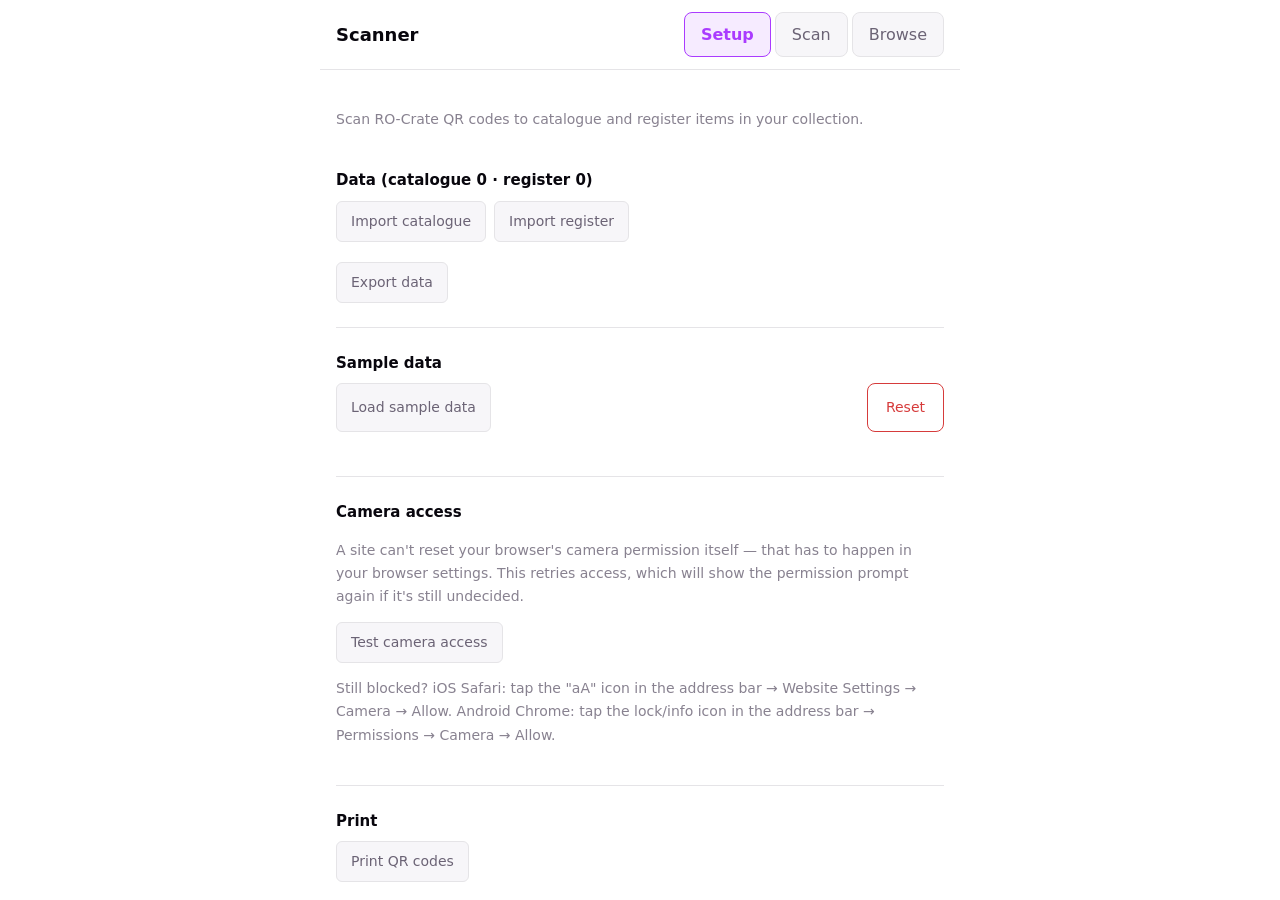
<file: index.html>
<!doctype html>
<html lang="en">
  <head>
    <meta charset="UTF-8" />
    <link rel="icon" type="image/svg+xml" href="./favicon.svg" />
    <meta name="viewport" content="width=device-width, initial-scale=1.0, viewport-fit=cover" />
    <meta name="theme-color" content="#ffffff" media="(prefers-color-scheme: light)" />
    <meta name="theme-color" content="#16171d" media="(prefers-color-scheme: dark)" />
    <title>Collection Scanner</title>
    <link rel="stylesheet" href="./styles.css" />
  </head>
  <body>
    <div id="root"></div>
    <script type="module" src="./src/main.js"></script>
  </body>
</html>
</file>
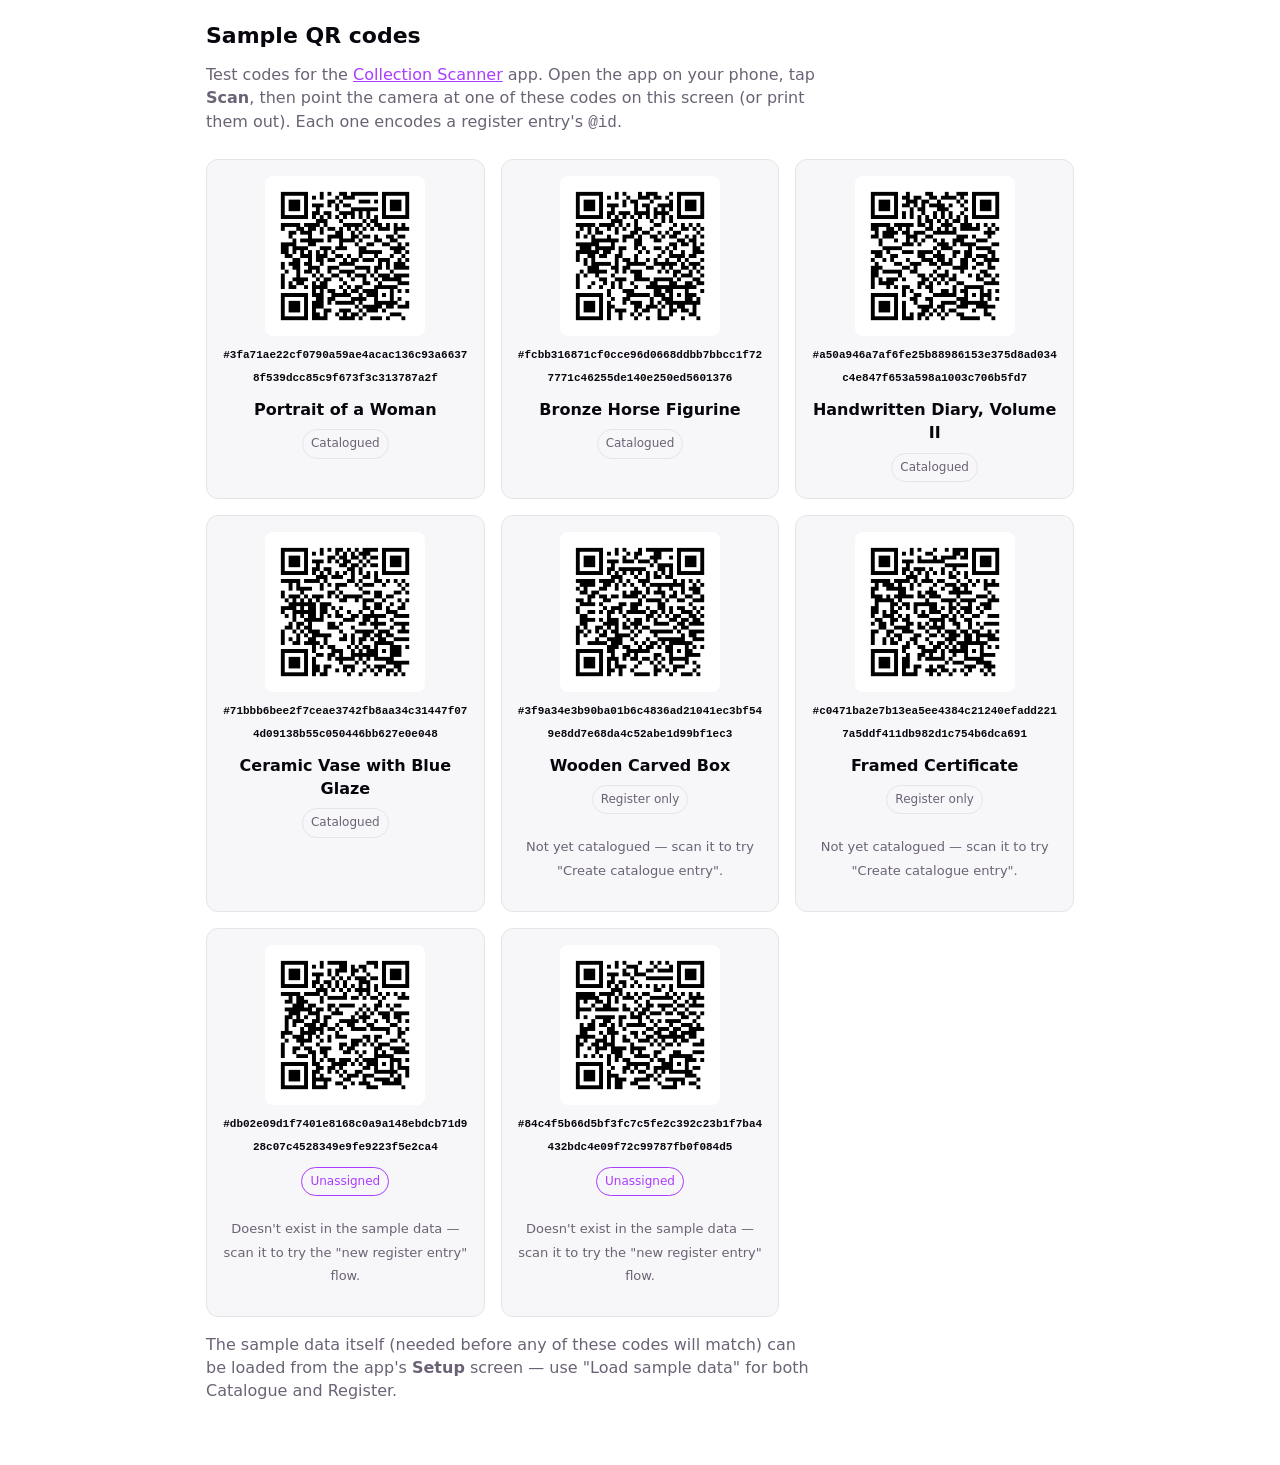
<file: data/codes/index.html>
<!doctype html>
<html lang="en">
  <head>
    <meta charset="UTF-8" />
    <meta name="viewport" content="width=device-width, initial-scale=1.0" />
    <title>Sample QR codes — Collection Scanner</title>
    <style>
      :root {
        --text: #6b6375;
        --text-h: #08060d;
        --bg: #fff;
        --surface: #f7f6f9;
        --border: #e5e4e7;
        --accent: #aa3bff;
        --sans: system-ui, 'Segoe UI', Roboto, sans-serif;
        --mono: ui-monospace, Consolas, monospace;
        color-scheme: light dark;
      }

      @media (prefers-color-scheme: dark) {
        :root {
          --text: #9ca3af;
          --text-h: #f3f4f6;
          --bg: #16171d;
          --surface: #1c1d24;
          --border: #2e303a;
          --accent: #c084fc;
        }
      }

      * {
        box-sizing: border-box;
      }

      body {
        margin: 0;
        font: 16px/145% var(--sans);
        color: var(--text);
        background: var(--bg);
        -webkit-font-smoothing: antialiased;
      }

      main {
        max-width: 900px;
        margin: 0 auto;
        padding: 24px 16px 48px;
      }

      h1 {
        color: var(--text-h);
        font-size: 22px;
        margin: 0 0 8px;
      }

      p.intro {
        max-width: 60ch;
      }

      a {
        color: var(--accent);
      }

      .grid {
        display: grid;
        grid-template-columns: repeat(auto-fill, minmax(220px, 1fr));
        gap: 16px;
        margin-top: 24px;
      }

      .card {
        border: 1px solid var(--border);
        border-radius: 12px;
        background: var(--surface);
        padding: 16px;
        display: flex;
        flex-direction: column;
        align-items: center;
        text-align: center;
        gap: 8px;
      }

      .card img {
        width: 160px;
        height: 160px;
        background: #fff;
        border-radius: 8px;
        padding: 8px;
      }

      .card .id {
        font-family: var(--mono);
        font-size: 11px;
        color: var(--text-h);
        font-weight: 600;
        word-break: break-all;
      }

      .card .name {
        font-weight: 600;
        color: var(--text-h);
      }

      .card .note {
        font-size: 13px;
      }

      .card .status {
        display: inline-block;
        font-size: 12px;
        padding: 2px 8px;
        border-radius: 999px;
        border: 1px solid var(--border);
      }

      .status.new {
        border-color: var(--accent);
        color: var(--accent);
      }
    </style>
  </head>
  <body>
    <main>
      <h1>Sample QR codes</h1>
      <p class="intro">
        Test codes for the <a href="../../">Collection Scanner</a> app. Open the app on your
        phone, tap <strong>Scan</strong>, then point the camera at one of these codes on this
        screen (or print them out). Each one encodes a register entry's <code>@id</code>.
      </p>

      <div class="grid">
        <div class="card">
          <img src="3fa71ae22cf0.png" alt="QR code for Portrait of a Woman" />
          <div class="id">#3fa71ae22cf0790a59ae4acac136c93a66378f539dcc85c9f673f3c313787a2f</div>
          <div class="name">Portrait of a Woman</div>
          <span class="status">Catalogued</span>
        </div>

        <div class="card">
          <img src="fcbb316871cf.png" alt="QR code for Bronze Horse Figurine" />
          <div class="id">#fcbb316871cf0cce96d0668ddbb7bbcc1f727771c46255de140e250ed5601376</div>
          <div class="name">Bronze Horse Figurine</div>
          <span class="status">Catalogued</span>
        </div>

        <div class="card">
          <img src="a50a946a7af6.png" alt="QR code for Handwritten Diary, Volume II" />
          <div class="id">#a50a946a7af6fe25b88986153e375d8ad034c4e847f653a598a1003c706b5fd7</div>
          <div class="name">Handwritten Diary, Volume II</div>
          <span class="status">Catalogued</span>
        </div>

        <div class="card">
          <img src="71bbb6bee2f7.png" alt="QR code for Ceramic Vase with Blue Glaze" />
          <div class="id">#71bbb6bee2f7ceae3742fb8aa34c31447f074d09138b55c050446bb627e0e048</div>
          <div class="name">Ceramic Vase with Blue Glaze</div>
          <span class="status">Catalogued</span>
        </div>

        <div class="card">
          <img src="3f9a34e3b90b.png" alt="QR code for Wooden Carved Box" />
          <div class="id">#3f9a34e3b90ba01b6c4836ad21041ec3bf549e8dd7e68da4c52abe1d99bf1ec3</div>
          <div class="name">Wooden Carved Box</div>
          <span class="status">Register only</span>
          <p class="note">Not yet catalogued — scan it to try "Create catalogue entry".</p>
        </div>

        <div class="card">
          <img src="c0471ba2e7b1.png" alt="QR code for Framed Certificate" />
          <div class="id">#c0471ba2e7b13ea5ee4384c21240efadd2217a5ddf411db982d1c754b6dca691</div>
          <div class="name">Framed Certificate</div>
          <span class="status">Register only</span>
          <p class="note">Not yet catalogued — scan it to try "Create catalogue entry".</p>
        </div>

        <div class="card">
          <img src="db02e09d1f74.png" alt="QR code for an unassigned example id" />
          <div class="id">#db02e09d1f7401e8168c0a9a148ebdcb71d928c07c4528349e9fe9223f5e2ca4</div>
          <span class="status new">Unassigned</span>
          <p class="note">Doesn't exist in the sample data — scan it to try the "new register entry" flow.</p>
        </div>

        <div class="card">
          <img src="84c4f5b66d5b.png" alt="QR code for an unassigned example id" />
          <div class="id">#84c4f5b66d5bf3fc7c5fe2c392c23b1f7ba4432bdc4e09f72c99787fb0f084d5</div>
          <span class="status new">Unassigned</span>
          <p class="note">Doesn't exist in the sample data — scan it to try the "new register entry" flow.</p>
        </div>
      </div>

      <p class="intro">
        The sample data itself (needed before any of these codes will match) can be loaded from
        the app's <strong>Setup</strong> screen — use "Load sample data" for both Catalogue and
        Register.
      </p>
    </main>
  </body>
</html>
</file>
<file: styles.css>
:root {
  --text: #6b6375;
  --text-h: #08060d;
  --bg: #fff;
  --surface: #f7f6f9;
  --border: #e5e4e7;
  --accent: #aa3bff;
  --accent-bg: rgba(170, 59, 255, 0.1);
  --danger: #d63b3b;
  --success: #1a8a4a;

  --sans: system-ui, 'Segoe UI', Roboto, sans-serif;
  --mono: ui-monospace, Consolas, monospace;
  --safe-top: env(safe-area-inset-top, 0px);
  --safe-bottom: env(safe-area-inset-bottom, 0px);

  font: 16px/145% var(--sans);
  color-scheme: light dark;
  color: var(--text);
  background: var(--bg);
  -webkit-font-smoothing: antialiased;
}

@media (prefers-color-scheme: dark) {
  :root {
    --text: #9ca3af;
    --text-h: #f3f4f6;
    --bg: #16171d;
    --surface: #1c1d24;
    --border: #2e303a;
    --accent: #c084fc;
    --accent-bg: rgba(192, 132, 252, 0.15);
    --danger: #f87171;
    --success: #4ade80;
  }
}

* {
  box-sizing: border-box;
}

html, body {
  height: 100%;
  overflow: hidden;
}

body {
  margin: 0;
}

#root {
  height: 100svh;
  display: flex;
  flex-direction: column;
  overflow: hidden;
}

h1, h2 {
  color: var(--text-h);
  font-weight: 600;
}

button {
  font: inherit;
  cursor: pointer;
}

input, textarea {
  font: inherit;
}

.app {
  display: flex;
  flex-direction: column;
  height: 100svh;
  max-width: 640px;
  width: 100%;
  margin: 0 auto;
  overflow: hidden;
}

.app-header {
  display: flex;
  align-items: center;
  justify-content: space-between;
  padding: max(12px, var(--safe-top)) 16px 12px;
  border-bottom: 1px solid var(--border);
  gap: 12px;
  flex-shrink: 0;
}

.app-header h1 {
  font-size: 18px;
  margin: 0;
  white-space: nowrap;
}

.app-loading {
  display: flex;
  align-items: center;
  justify-content: center;
  min-height: 100svh;
}

.tabs,
.browse-tabs {
  display: flex;
  flex-wrap: wrap;
  gap: 4px;
}

.tabs button,
.browse-tabs button {
  border: 1px solid var(--border);
  background: var(--surface);
  color: var(--text);
  padding: 10px 16px;
  min-height: 44px;
  border-radius: 8px;
}

.tabs button.active,
.browse-tabs button.active {
  background: var(--accent-bg);
  color: var(--accent);
  border-color: var(--accent);
  font-weight: 600;
}

.app-main {
  flex: 1;
  display: flex;
  flex-direction: column;
  min-height: 0;
  overflow: hidden;
}

.scanner {
  flex: 1;
  display: flex;
  flex-direction: column;
  align-items: center;
  justify-content: center;
  background: #000;
  position: relative;
  min-height: 0;
}

.scanner-video {
  width: 100%;
  max-height: 100%;
  object-fit: cover;
}

.scanner-message {
  color: #fff;
  padding: 16px;
  text-align: center;
}

.scanner-error {
  color: #ff8080;
}

.scanner-confirm {
  position: absolute;
  left: 0;
  right: 0;
  bottom: 0;
  padding: 16px 16px calc(16px + var(--safe-bottom));
  background: rgba(0, 0, 0, 0.75);
  display: flex;
  flex-direction: column;
  gap: 12px;
}

.scanner-confirm-code {
  color: #fff;
  font-family: var(--mono);
  font-size: 15px;
  word-break: break-all;
  text-align: center;
  margin: 0;
}

.scanner-confirm-actions {
  display: flex;
  gap: 8px;
}

.scanner-confirm-actions button {
  flex: 1;
}

.scanner-confirm-actions button:not(.primary) {
  background: rgba(255, 255, 255, 0.15);
  border: 1px solid rgba(255, 255, 255, 0.4);
  color: #fff;
  padding: 12px 18px;
  min-height: 44px;
  border-radius: 8px;
}

.setup {
  padding: 24px 16px calc(16px + var(--safe-bottom));
  display: flex;
  flex-direction: column;
  gap: 24px;
  flex: 1;
  min-height: 0;
  overflow-y: auto;
  -webkit-overflow-scrolling: touch;
}

.setup-io h2 {
  font-size: 15px;
  margin: 0 0 8px;
}

.setup-io > h2 + .browse-io {
  margin-bottom: 20px;
}

.setup-divider {
  border: none;
  border-top: 1px solid var(--border);
  width: 100%;
  margin: 0;
}

.print-screen {
  padding: 24px 16px calc(16px + var(--safe-bottom));
  display: flex;
  flex-direction: column;
  gap: 20px;
  flex: 1;
  min-height: 0;
  overflow-y: auto;
  -webkit-overflow-scrolling: touch;
}

.print-controls {
  display: flex;
  flex-direction: column;
  gap: 10px;
}

.browse-io button.active {
  background: var(--accent-bg);
  color: var(--accent);
  border-color: var(--accent);
  font-weight: 600;
}

.print-count-label {
  display: flex;
  flex-direction: column;
  gap: 4px;
  font-size: 13px;
  color: var(--text-h);
  max-width: 160px;
}

.print-count-label input {
  padding: 10px;
  border: 1px solid var(--border);
  border-radius: 6px;
  background: var(--bg);
  color: var(--text-h);
}

.print-preview {
  border: 1px solid var(--border);
  border-radius: 8px;
  padding: 16px;
  overflow: auto;
  background: var(--surface);
}

.print-page {
  display: grid;
  grid-template-columns: repeat(var(--cols), var(--cell-w));
  grid-auto-rows: var(--cell-h);
  gap: var(--gap-y) var(--gap-x);
  padding: var(--margin-top) 0 0 var(--margin-left);
  width: var(--page-w);
  background: #fff;
  margin: 0 auto;
}

.print-cell {
  display: flex;
  flex-direction: column;
  align-items: center;
  justify-content: center;
  gap: 2px;
  overflow: hidden;
  padding: 2mm;
  box-sizing: border-box;
  break-inside: avoid;
}

.print-cell-qr {
  width: var(--qr-size);
  height: var(--qr-size);
  flex-shrink: 0;
}

.print-cell-qr svg {
  width: 100%;
  height: 100%;
  display: block;
}

.print-cell-label {
  font-family: var(--mono);
  font-size: 7px;
  color: #000;
  text-align: center;
  word-break: break-all;
  line-height: 1.2;
}

@media print {
  body * {
    visibility: hidden;
  }

  .print-page,
  .print-page * {
    visibility: visible;
  }

  .print-preview {
    border: none;
    padding: 0;
    overflow: visible;
  }

  .print-page {
    position: absolute;
    top: 0;
    left: 0;
  }
}

.browse {
  padding: 16px 16px calc(16px + var(--safe-bottom));
  display: flex;
  flex-direction: column;
  gap: 16px;
  flex: 1;
  min-height: 0;
  overflow-y: auto;
  -webkit-overflow-scrolling: touch;
}

.browse-io {
  display: flex;
  flex-wrap: wrap;
  gap: 8px;
}

.browse-io button {
  border: 1px solid var(--border);
  background: var(--surface);
  color: var(--text);
  padding: 8px 14px;
  min-height: 40px;
  border-radius: 6px;
  font-size: 14px;
}

.browse-io button.success {
  border-color: var(--success);
  color: var(--success);
}

.list-view {
  display: flex;
  flex-direction: column;
  gap: 12px;
}

.list-toolbar button.accent {
  width: 100%;
}

.item-list {
  list-style: none;
  margin: 0;
  padding: 0;
  display: flex;
  flex-direction: column;
  gap: 8px;
}

.item-row {
  width: 100%;
  text-align: left;
  display: flex;
  flex-direction: column;
  gap: 2px;
  padding: 12px;
  border: 1px solid var(--border);
  border-radius: 8px;
  background: var(--surface);
  color: var(--text);
}

.item-row-primary {
  color: var(--text-h);
  font-weight: 600;
}

.item-row-secondary {
  font-size: 13px;
}

.hint {
  font-size: 14px;
  opacity: 0.8;
}

.item-form {
  display: flex;
  flex-direction: column;
  flex: 1;
  min-height: 0;
}

/* Save/Cancel/Delete live outside the scrolling area entirely, right below
   the header — some mobile browsers (e.g. Arc) float a toolbar over the
   bottom of the page that doesn't scroll away and isn't reported via
   env(safe-area-inset-bottom), so nothing bottom-anchored can be relied on
   to ever be reachable. Top placement sidesteps that class of bug outright. */
.form-toolbar {
  display: flex;
  gap: 8px;
  flex-wrap: wrap;
  flex-shrink: 0;
  padding: 12px 16px;
  border-bottom: 1px solid var(--border);
  background: var(--bg);
}

.form-fields {
  padding: 16px 16px calc(24px + var(--safe-bottom));
  display: flex;
  flex-direction: column;
  gap: 14px;
  flex: 1;
  min-height: 0;
  overflow-y: auto;
  -webkit-overflow-scrolling: touch;
}

.item-form label {
  display: flex;
  flex-direction: column;
  gap: 4px;
  font-size: 13px;
  color: var(--text-h);
}

.item-form input,
.item-form select,
.item-form textarea {
  padding: 10px;
  border: 1px solid var(--border);
  border-radius: 6px;
  background: var(--bg);
  color: var(--text-h);
}

.item-form select {
  /* Native <select> chrome (appearance: menulist) often ignores
     height/min-height in WebKit — padding is what actually grows it. */
  padding: 14px 10px;
  font-size: 16px;
}

.item-form input[readonly] {
  opacity: 0.7;
}

.field-value {
  padding: 10px 0;
  font-family: var(--mono);
  font-size: 14px;
  color: var(--text);
  word-break: break-all;
}

.form-row {
  display: flex;
  gap: 8px;
}

.form-row label {
  flex: 1;
  min-width: 0;
}

.form-actions {
  display: flex;
  gap: 8px;
  flex-wrap: wrap;
}

button.primary,
button.accent {
  background: var(--accent);
  color: #fff;
  border: none;
  padding: 12px 18px;
  min-height: 44px;
  border-radius: 8px;
  font-weight: 600;
}

button.danger {
  background: none;
  border: 1px solid var(--danger);
  color: var(--danger);
  padding: 12px 18px;
  min-height: 44px;
  border-radius: 8px;
  margin-left: auto;
}

.item-form button:not(.primary):not(.danger):not(.accent) {
  background: var(--surface);
  border: 1px solid var(--border);
  color: var(--text);
  padding: 12px 18px;
  min-height: 44px;
  border-radius: 8px;
}

.toast {
  position: fixed;
  bottom: calc(16px + var(--safe-bottom));
  left: 50%;
  transform: translateX(-50%);
  background: var(--text-h);
  color: var(--bg);
  padding: 10px 18px;
  border-radius: 999px;
  font-size: 14px;
  box-shadow: 0 4px 12px rgba(0, 0, 0, 0.2);
  max-width: calc(100% - 32px);
  text-align: center;
}
</file>
